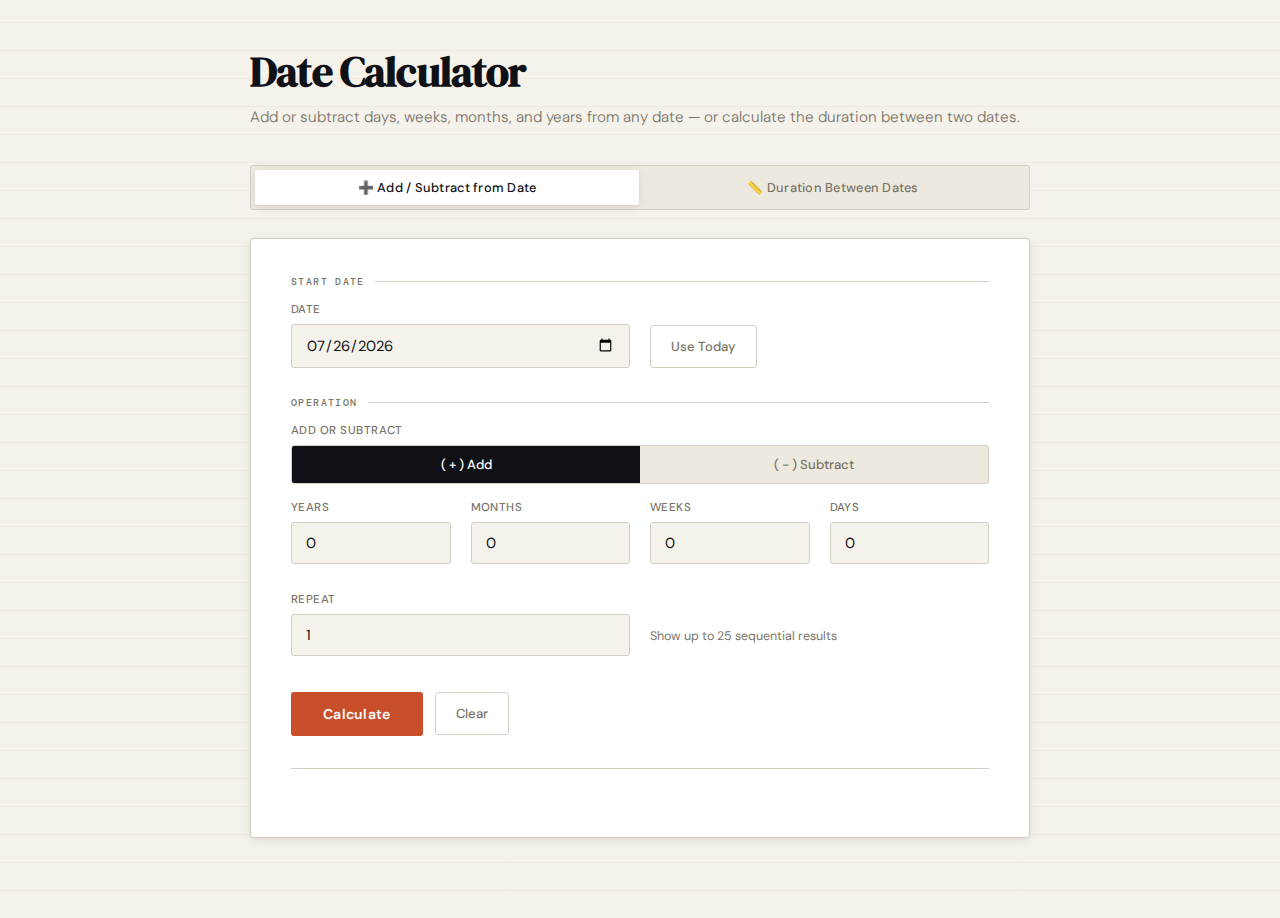
<file: date-calculator.html>
<!DOCTYPE html>
<html lang="en">
<head>
  <meta charset="UTF-8" />
  <meta name="viewport" content="width=device-width, initial-scale=1.0" />
  <title>Date Calculator</title>
  <link href="https://fonts.googleapis.com/css2?family=DM+Serif+Display:ital@0;1&family=DM+Mono:wght@400;500&family=DM+Sans:wght@300;400;500;600&display=swap" rel="stylesheet" />
  <style>
    *, *::before, *::after { box-sizing: border-box; margin: 0; padding: 0; }

    :root {
      --ink: #0f1117;
      --paper: #f5f2eb;
      --cream: #ede9df;
      --rule: #d4cfc4;
      --accent: #c94f2a;
      --accent-soft: #f0ebe4;
      --muted: #7a7468;
      --white: #ffffff;
      --radius: 3px;
      --shadow: 0 2px 12px rgba(15,17,23,0.08), 0 1px 3px rgba(15,17,23,0.05);
      --shadow-lg: 0 8px 40px rgba(15,17,23,0.12), 0 2px 8px rgba(15,17,23,0.06);
    }

    body {
      font-family: 'DM Sans', sans-serif;
      background-color: var(--paper);
      color: var(--ink);
      min-height: 100vh;
      display: flex;
      flex-direction: column;
      align-items: center;
      padding: 48px 20px 80px;
      background-image:
        repeating-linear-gradient(
          0deg,
          transparent,
          transparent 27px,
          rgba(180,175,165,0.12) 27px,
          rgba(180,175,165,0.12) 28px
        );
    }

    /* ── Header ── */
    .site-header {
      width: 100%;
      max-width: 780px;
      display: flex;
      align-items: center;
      justify-content: space-between;
      margin-bottom: 48px;
    }

    .logo {
      font-family: 'DM Serif Display', serif;
      font-size: 1.2rem;
      color: var(--ink);
      letter-spacing: -0.01em;
    }
    .logo span { color: var(--accent); }

    .header-tag {
      font-family: 'DM Mono', monospace;
      font-size: 0.65rem;
      font-weight: 500;
      text-transform: uppercase;
      letter-spacing: 0.12em;
      color: var(--muted);
      border: 1px solid var(--rule);
      border-radius: 2px;
      padding: 4px 10px;
    }

    /* ── Page title ── */
    .page-title {
      width: 100%;
      max-width: 780px;
      margin-bottom: 36px;
    }
    .page-title h1 {
      font-family: 'DM Serif Display', serif;
      font-size: clamp(1.8rem, 4vw, 2.6rem);
      line-height: 1.15;
      letter-spacing: -0.02em;
      color: var(--ink);
    }
    .page-title p {
      margin-top: 10px;
      font-size: 0.95rem;
      color: var(--muted);
      font-weight: 300;
      line-height: 1.5;
    }

    /* ── Tab switcher ── */
    .tabs {
      width: 100%;
      max-width: 780px;
      display: flex;
      gap: 2px;
      margin-bottom: 28px;
      background: var(--cream);
      border: 1px solid var(--rule);
      border-radius: var(--radius);
      padding: 4px;
    }
    .tab-btn {
      flex: 1;
      font-family: 'DM Sans', sans-serif;
      font-size: 0.8rem;
      font-weight: 500;
      color: var(--muted);
      background: transparent;
      border: none;
      border-radius: 2px;
      padding: 9px 6px;
      cursor: pointer;
      letter-spacing: 0.02em;
      transition: all 0.15s ease;
      white-space: nowrap;
    }
    .tab-btn.active {
      background: var(--white);
      color: var(--ink);
      box-shadow: var(--shadow);
    }
    .tab-btn:hover:not(.active) { color: var(--ink); }

    /* ── Card ── */
    .card {
      width: 100%;
      max-width: 780px;
      background: var(--white);
      border: 1px solid var(--rule);
      border-radius: 4px;
      box-shadow: var(--shadow);
      overflow: hidden;
    }

    .card-inner {
      padding: 36px 40px;
    }

    .panel { display: none; }
    .panel.active { display: block; }

    /* ── Section labels ── */
    .section-label {
      font-family: 'DM Mono', monospace;
      font-size: 0.62rem;
      font-weight: 500;
      text-transform: uppercase;
      letter-spacing: 0.14em;
      color: var(--muted);
      margin-bottom: 14px;
      display: flex;
      align-items: center;
      gap: 10px;
    }
    .section-label::after {
      content: '';
      flex: 1;
      height: 1px;
      background: var(--rule);
    }

    /* ── Form grid ── */
    .form-row {
      display: grid;
      gap: 20px;
      margin-bottom: 28px;
    }
    .form-row.cols-3 { grid-template-columns: 1fr 1fr 1fr; }
    .form-row.cols-2 { grid-template-columns: 1fr 1fr; }
    .form-row.cols-4 { grid-template-columns: 1fr 1fr 1fr 1fr; }
    .form-row.cols-1 { grid-template-columns: 1fr; }

    .field label {
      display: block;
      font-size: 0.72rem;
      font-weight: 500;
      color: var(--muted);
      letter-spacing: 0.04em;
      text-transform: uppercase;
      margin-bottom: 7px;
    }

    input[type="number"],
    input[type="date"],
    select {
      width: 100%;
      font-family: 'DM Sans', sans-serif;
      font-size: 0.92rem;
      color: var(--ink);
      background: var(--paper);
      border: 1px solid var(--rule);
      border-radius: var(--radius);
      padding: 10px 14px;
      outline: none;
      transition: border-color 0.15s, box-shadow 0.15s;
      appearance: none;
      -webkit-appearance: none;
    }
    input[type="number"]:focus,
    input[type="date"]:focus,
    select:focus {
      border-color: var(--accent);
      box-shadow: 0 0 0 3px rgba(201,79,42,0.1);
      background: var(--white);
    }

    /* Number input spinners hidden */
    input[type=number]::-webkit-inner-spin-button,
    input[type=number]::-webkit-outer-spin-button { -webkit-appearance: none; }
    input[type=number] { -moz-appearance: textfield; }

    /* ── Toggle ── */
    .toggle-group {
      display: flex;
      background: var(--cream);
      border: 1px solid var(--rule);
      border-radius: var(--radius);
      overflow: hidden;
    }
    .toggle-group label {
      flex: 1;
      text-align: center;
      font-size: 0.82rem;
      font-weight: 500;
      color: var(--muted);
      padding: 10px;
      cursor: pointer;
      transition: all 0.15s;
      margin: 0 !important;
      text-transform: none !important;
      letter-spacing: normal !important;
    }
    .toggle-group input { display: none; }
    .toggle-group input:checked + label {
      background: var(--ink);
      color: var(--white);
    }
    .toggle-group label:hover { color: var(--ink); }

    /* ── Action row ── */
    .action-row {
      display: flex;
      align-items: center;
      gap: 12px;
      padding-top: 8px;
    }

    .btn-calculate {
      font-family: 'DM Sans', sans-serif;
      font-size: 0.88rem;
      font-weight: 600;
      color: var(--white);
      background: var(--accent);
      border: none;
      border-radius: var(--radius);
      padding: 13px 32px;
      cursor: pointer;
      letter-spacing: 0.02em;
      transition: background 0.15s, transform 0.1s;
    }
    .btn-calculate:hover { background: #b0431f; }
    .btn-calculate:active { transform: translateY(1px); }

    .btn-reset {
      font-family: 'DM Sans', sans-serif;
      font-size: 0.82rem;
      font-weight: 500;
      color: var(--muted);
      background: none;
      border: 1px solid var(--rule);
      border-radius: var(--radius);
      padding: 12px 20px;
      cursor: pointer;
      transition: all 0.15s;
    }
    .btn-reset:hover { color: var(--ink); border-color: var(--ink); }

    /* ── Divider ── */
    .divider {
      border: none;
      border-top: 1px solid var(--rule);
      margin: 32px 0;
    }

    /* ── Result ── */
    .result-box {
      display: none;
      background: var(--accent-soft);
      border: 1px solid rgba(201,79,42,0.2);
      border-radius: var(--radius);
      padding: 28px 32px;
      animation: slideUp 0.25s ease;
    }
    .result-box.visible { display: block; }

    @keyframes slideUp {
      from { opacity: 0; transform: translateY(8px); }
      to   { opacity: 1; transform: translateY(0); }
    }

    .result-main {
      font-family: 'DM Serif Display', serif;
      font-size: clamp(1.6rem, 4vw, 2.4rem);
      color: var(--accent);
      line-height: 1.1;
      margin-bottom: 6px;
    }
    .result-sub {
      font-size: 0.82rem;
      color: var(--muted);
      margin-bottom: 18px;
    }
    .result-breakdown {
      display: flex;
      flex-wrap: wrap;
      gap: 10px;
    }
    .breakdown-chip {
      font-family: 'DM Mono', monospace;
      font-size: 0.75rem;
      background: rgba(201,79,42,0.1);
      color: var(--accent);
      border: 1px solid rgba(201,79,42,0.2);
      border-radius: 2px;
      padding: 5px 12px;
    }

    /* Repeat results */
    .repeat-results { margin-top: 20px; }
    .repeat-row {
      display: flex;
      align-items: center;
      justify-content: space-between;
      padding: 10px 0;
      border-bottom: 1px solid rgba(201,79,42,0.12);
      font-size: 0.85rem;
    }
    .repeat-row:last-child { border-bottom: none; }
    .repeat-label { color: var(--muted); font-family: 'DM Mono', monospace; font-size: 0.72rem; }
    .repeat-value { font-weight: 600; color: var(--ink); }
    .repeat-day { color: var(--muted); font-size: 0.75rem; margin-left: 8px; font-weight: 400; }

    /* ── Responsive ── */
    @media (max-width: 600px) {
      .card-inner { padding: 24px 20px; }
      .form-row.cols-3,
      .form-row.cols-4 { grid-template-columns: 1fr 1fr; }
      .form-row.cols-2 { grid-template-columns: 1fr; }
      .tab-btn { font-size: 0.7rem; padding: 8px 4px; }
    }
  </style>
</head>
<body>

  <!-- Page Title -->
  <div class="page-title">
    <h1>Date Calculator</h1>
    <p>Add or subtract days, weeks, months, and years from any date — or calculate the duration between two dates.</p>
  </div>

  <!-- Tabs -->
  <div class="tabs" role="tablist">
    <button class="tab-btn active" onclick="switchTab('add')" role="tab">➕ Add / Subtract from Date</button>
    <button class="tab-btn" onclick="switchTab('diff')" role="tab">📏 Duration Between Dates</button>
  </div>

  <!-- Card -->
  <div class="card">
    <div class="card-inner">

      <!-- ══════════ PANEL 1: ADD/SUBTRACT ══════════ -->
      <div class="panel active" id="panel-add">

        <div class="section-label">Start Date</div>
        <div class="form-row cols-2">
          <div class="field">
            <label>Date</label>
            <input type="date" id="add-start-date" />
          </div>
          <div class="field" style="display:flex;align-items:flex-end;">
            <button class="btn-reset" onclick="setToday('add-start-date')" style="width:auto;">Use Today</button>
          </div>
        </div>

        <div class="section-label">Operation</div>
        <div class="form-row cols-1" style="margin-bottom:16px;">
          <div class="field">
            <label>Add or Subtract</label>
            <div class="toggle-group">
              <input type="radio" name="add-op" id="op-add" value="add" checked />
              <label for="op-add">( + ) Add</label>
              <input type="radio" name="add-op" id="op-sub" value="subtract" />
              <label for="op-sub">( − ) Subtract</label>
            </div>
          </div>
        </div>

        <div class="form-row cols-4">
          <div class="field">
            <label>Years</label>
            <input type="number" id="add-years" min="0" value="0" />
          </div>
          <div class="field">
            <label>Months</label>
            <input type="number" id="add-months" min="0" value="0" />
          </div>
          <div class="field">
            <label>Weeks</label>
            <input type="number" id="add-weeks" min="0" value="0" />
          </div>
          <div class="field">
            <label>Days</label>
            <input type="number" id="add-days" min="0" value="0" />
          </div>
        </div>

        <div class="form-row cols-2">
          <div class="field">
            <label>Repeat</label>
            <input type="number" id="add-repeat" min="1" max="25" value="1" title="Calculate multiple times in sequence" />
          </div>
          <div class="field" style="display:flex;align-items:flex-end;">
            <span style="font-size:0.78rem;color:var(--muted);padding-bottom:12px;">Show up to 25 sequential results</span>
          </div>
        </div>

        <div class="action-row">
          <button class="btn-calculate" onclick="calculateAdd()">Calculate</button>
          <button class="btn-reset" onclick="resetAdd()">Clear</button>
        </div>

        <hr class="divider" />

        <div class="result-box" id="add-result">
          <div class="result-main" id="add-result-date"></div>
          <div class="result-sub" id="add-result-sub"></div>
          <div class="result-breakdown" id="add-result-chips"></div>
          <div class="repeat-results" id="add-repeat-list"></div>
        </div>
      </div>

      <!-- ══════════ PANEL 2: DURATION ══════════ -->
      <div class="panel" id="panel-diff">

        <div class="section-label">Date Range</div>
        <div class="form-row cols-2">
          <div class="field">
            <label>Start Date</label>
            <input type="date" id="diff-start" />
          </div>
          <div class="field">
            <label>End Date</label>
            <input type="date" id="diff-end" />
          </div>
        </div>

        <div class="form-row cols-2">
          <div class="field" style="display:flex;align-items:flex-end;gap:8px;">
            <button class="btn-reset" onclick="setToday('diff-start')">Start = Today</button>
            <button class="btn-reset" onclick="setToday('diff-end')">End = Today</button>
          </div>
        </div>

        <div class="action-row">
          <button class="btn-calculate" onclick="calculateDiff()">Calculate Duration</button>
          <button class="btn-reset" onclick="resetDiff()">Clear</button>
        </div>

        <hr class="divider" />

        <div class="result-box" id="diff-result">
          <div class="result-main" id="diff-result-main"></div>
          <div class="result-sub" id="diff-result-sub"></div>
          <div class="result-breakdown" id="diff-chips"></div>
        </div>
      </div>

    </div><!-- /card-inner -->
  </div><!-- /card -->

  <script>
    // ── Helpers ──────────────────────────────────────

    const DAY_NAMES = ['Sunday','Monday','Tuesday','Wednesday','Thursday','Friday','Saturday'];
    const MONTH_NAMES = ['January','February','March','April','May','June','July','August','September','October','November','December'];

    function fmt(date) {
      return date.toLocaleDateString('en-US', { weekday:'long', year:'numeric', month:'long', day:'numeric' });
    }

    function parseDateInput(id) {
      const val = document.getElementById(id).value;
      if (!val) return null;
      const [y, m, d] = val.split('-').map(Number);
      return new Date(y, m - 1, d);
    }

    function setToday(id) {
      const now = new Date();
      const y = now.getFullYear();
      const m = String(now.getMonth() + 1).padStart(2,'0');
      const d = String(now.getDate()).padStart(2,'0');
      document.getElementById(id).value = `${y}-${m}-${d}`;
    }

    function chip(text) {
      const el = document.createElement('div');
      el.className = 'breakdown-chip';
      el.textContent = text;
      return el;
    }

    function addPeriod(date, years, months, weeks, days) {
      let d = new Date(date);
      d.setFullYear(d.getFullYear() + years);
      d.setMonth(d.getMonth() + months);
      d.setDate(d.getDate() + weeks * 7 + days);
      return d;
    }

    function subtractPeriod(date, years, months, weeks, days) {
      let d = new Date(date);
      d.setFullYear(d.getFullYear() - years);
      d.setMonth(d.getMonth() - months);
      d.setDate(d.getDate() - weeks * 7 - days);
      return d;
    }

    function ordinal(n) {
      const s = ['th','st','nd','rd'], v = n % 100;
      return n + (s[(v-20)%10] || s[v] || s[0]);
    }

    // ── Tab ───────────────────────────────────────────

    function switchTab(tab) {
      document.querySelectorAll('.panel').forEach(p => p.classList.remove('active'));
      document.querySelectorAll('.tab-btn').forEach(b => b.classList.remove('active'));
      document.getElementById('panel-' + tab).classList.add('active');
      event.currentTarget.classList.add('active');
    }

    // ── Panel 1: Add / Subtract ───────────────────────

    function calculateAdd() {
      const start = parseDateInput('add-start-date');
      if (!start) { alert('Please enter a start date.'); return; }

      const years  = parseInt(document.getElementById('add-years').value)  || 0;
      const months = parseInt(document.getElementById('add-months').value) || 0;
      const weeks  = parseInt(document.getElementById('add-weeks').value)  || 0;
      const days   = parseInt(document.getElementById('add-days').value)   || 0;
      const repeat = Math.min(25, Math.max(1, parseInt(document.getElementById('add-repeat').value) || 1));
      const op     = document.querySelector('input[name="add-op"]:checked').value;
      const isAdd  = op === 'add';

      const resultBox    = document.getElementById('add-result');
      const resultDate   = document.getElementById('add-result-date');
      const resultSub    = document.getElementById('add-result-sub');
      const resultChips  = document.getElementById('add-result-chips');
      const repeatList   = document.getElementById('add-repeat-list');

      resultChips.innerHTML = '';
      repeatList.innerHTML  = '';

      // First result
      const result = isAdd
        ? addPeriod(start, years, months, weeks, days)
        : subtractPeriod(start, years, months, weeks, days);

      resultDate.textContent = fmt(result);

      const totalDays = Math.round(Math.abs(result - start) / 86400000);
      const direction = isAdd ? 'after' : 'before';
      resultSub.textContent = `${totalDays.toLocaleString()} day${totalDays !== 1 ? 's' : ''} ${direction} ${fmt(start)}`;

      // Chips
      if (years)  resultChips.appendChild(chip(`${years} year${years!==1?'s':''}`));
      if (months) resultChips.appendChild(chip(`${months} month${months!==1?'s':''}`));
      if (weeks)  resultChips.appendChild(chip(`${weeks} week${weeks!==1?'s':''}`));
      if (days)   resultChips.appendChild(chip(`${days} day${days!==1?'s':''}`));
      if (totalDays > 0) resultChips.appendChild(chip(`${totalDays.toLocaleString()} total days`));

      // Repeat rows
      if (repeat > 1) {
        const header = document.createElement('div');
        header.style.cssText = 'font-size:0.72rem;font-family:DM Mono,monospace;text-transform:uppercase;letter-spacing:.1em;color:var(--muted);margin-bottom:10px;margin-top:16px;';
        header.textContent = `Sequence (×${repeat})`;
        repeatList.appendChild(header);

        let cur = start;
        for (let i = 1; i <= repeat; i++) {
          cur = isAdd
            ? addPeriod(cur, years, months, weeks, days)
            : subtractPeriod(cur, years, months, weeks, days);

          const row = document.createElement('div');
          row.className = 'repeat-row';
          row.innerHTML = `
            <span class="repeat-label">${ordinal(i)} result</span>
            <span class="repeat-value">
              ${cur.toLocaleDateString('en-US', {year:'numeric',month:'short',day:'numeric'})}
              <span class="repeat-day">${DAY_NAMES[cur.getDay()]}</span>
            </span>`;
          repeatList.appendChild(row);
        }
      }

      resultBox.classList.add('visible');
    }

    function resetAdd() {
      document.getElementById('add-start-date').value = '';
      ['add-years','add-months','add-weeks','add-days'].forEach(id => document.getElementById(id).value = '0');
      document.getElementById('add-repeat').value = '1';
      document.getElementById('op-add').checked = true;
      document.getElementById('add-result').classList.remove('visible');
    }

    // ── Panel 2: Duration ─────────────────────────────

    function calculateDiff() {
      const start = parseDateInput('diff-start');
      const end   = parseDateInput('diff-end');
      if (!start || !end) { alert('Please enter both dates.'); return; }

      const resultBox  = document.getElementById('diff-result');
      const resultMain = document.getElementById('diff-result-main');
      const resultSub  = document.getElementById('diff-result-sub');
      const chips      = document.getElementById('diff-chips');

      chips.innerHTML = '';

      const from = start < end ? start : end;
      const to   = start < end ? end   : start;

      const totalMs   = to - from;
      const totalDays = Math.round(totalMs / 86400000);
      const totalWeeks = Math.floor(totalDays / 7);
      const remDays   = totalDays % 7;

      // Y/M/D breakdown
      let y = to.getFullYear() - from.getFullYear();
      let m = to.getMonth()    - from.getMonth();
      let d = to.getDate()     - from.getDate();
      if (d < 0) { m--; const prevMonth = new Date(to.getFullYear(), to.getMonth(), 0); d += prevMonth.getDate(); }
      if (m < 0) { y--; m += 12; }

      // Build label
      const parts = [];
      if (y) parts.push(`${y} year${y!==1?'s':''}`);
      if (m) parts.push(`${m} month${m!==1?'s':''}`);
      if (d) parts.push(`${d} day${d!==1?'s':''}`);
      resultMain.textContent = parts.length ? parts.join(', ') : '0 days';
      resultSub.textContent  = `From ${fmt(from)} to ${fmt(to)}`;

      // Chips
      chips.appendChild(chip(`${totalDays.toLocaleString()} total days`));
      chips.appendChild(chip(`${totalWeeks.toLocaleString()} weeks + ${remDays} days`));
      chips.appendChild(chip(`${Math.round(totalMs/3600000).toLocaleString()} hours`));
      chips.appendChild(chip(`${to < new Date() ? 'In the past' : 'In the future'}`));

      resultBox.classList.add('visible');
    }

    function resetDiff() {
      document.getElementById('diff-start').value = '';
      document.getElementById('diff-end').value = '';
      document.getElementById('diff-result').classList.remove('visible');
    }

    // ── Init: pre-fill today ───────────────────────────
    (function() {
      setToday('add-start-date');
      setToday('diff-start');
    })();
  </script>
</body>
</html>
</file>
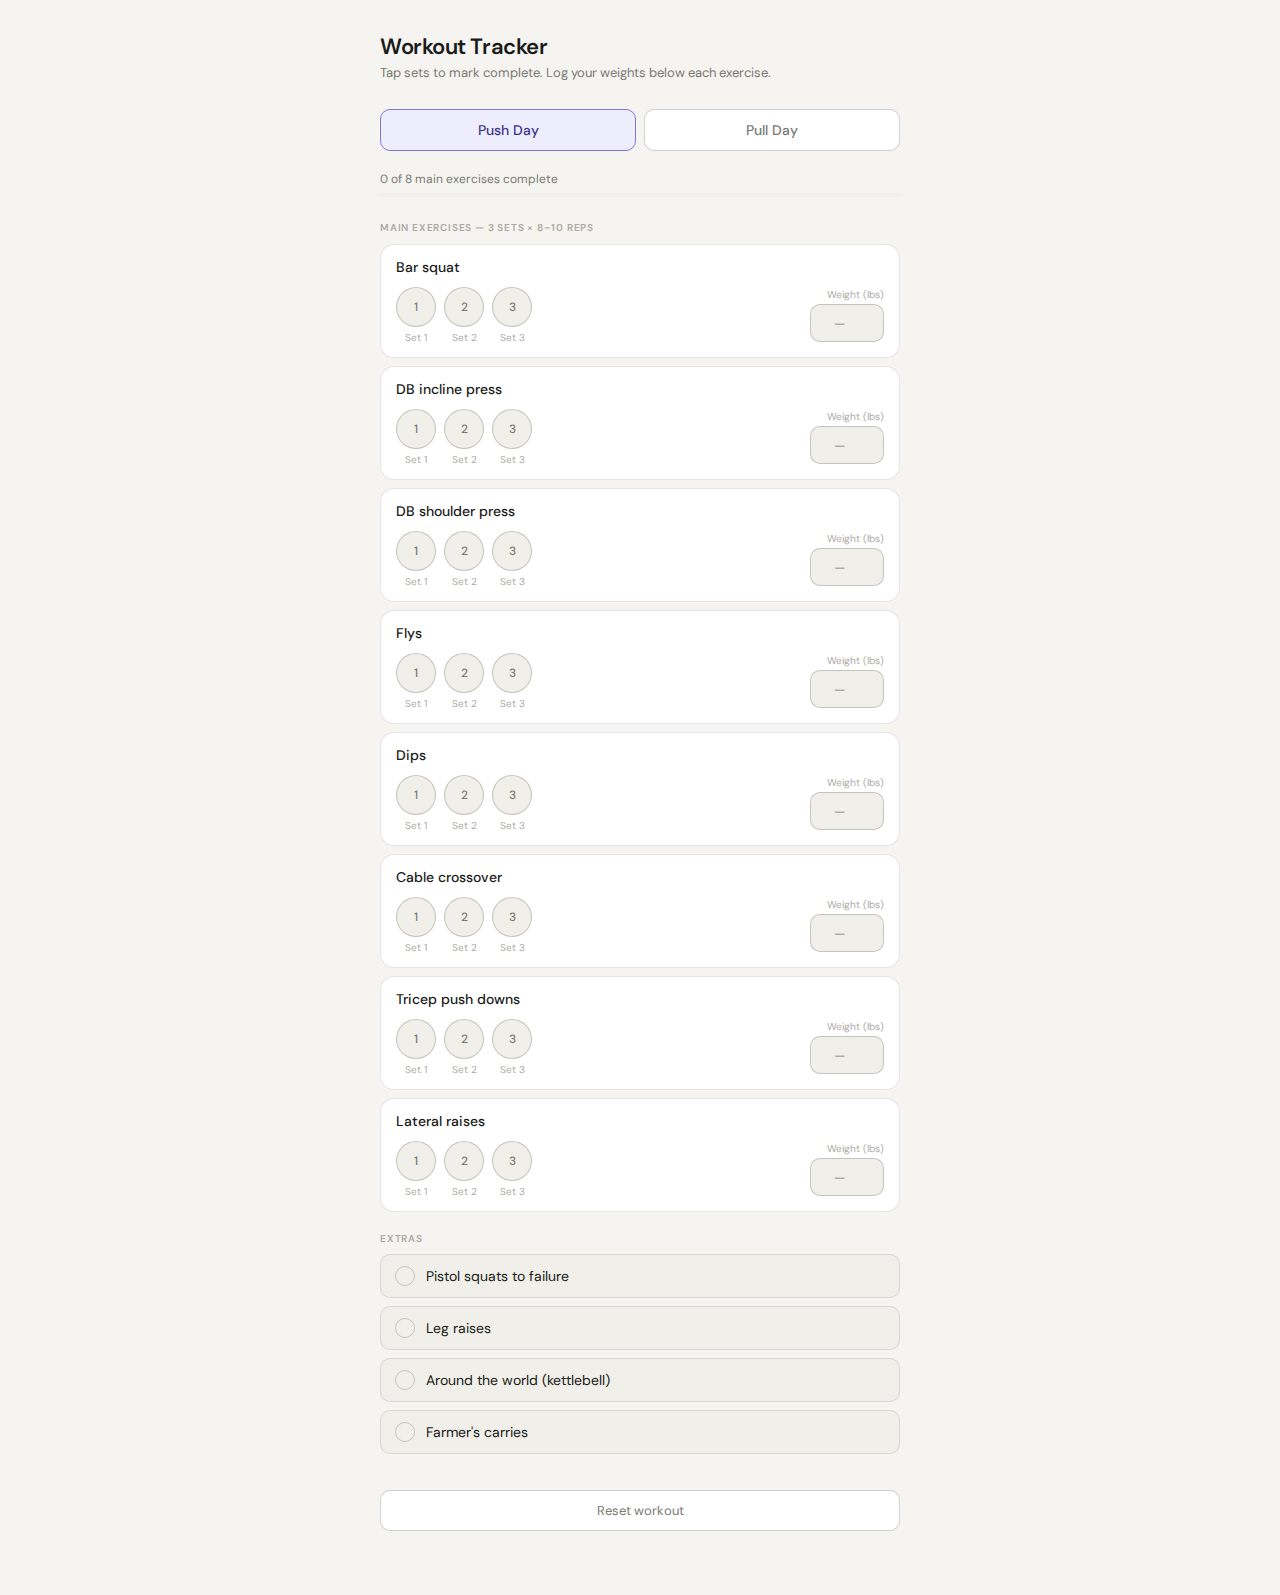
<file: workout.html>
<!DOCTYPE html>
<html lang="en">
<head>
  <meta charset="UTF-8" />
  <meta name="viewport" content="width=device-width, initial-scale=1.0" />
  <title>Workout Tracker</title>
  <link href="https://fonts.googleapis.com/css2?family=DM+Sans:wght@400;500;600&display=swap" rel="stylesheet" />
  <style>
    *, *::before, *::after { box-sizing: border-box; margin: 0; padding: 0; }

    :root {
      --bg: #f5f4f0;
      --surface: #ffffff;
      --surface2: #f0efe9;
      --border: rgba(0,0,0,0.1);
      --border-mid: rgba(0,0,0,0.18);
      --text: #1a1a18;
      --text-muted: #7a7a74;
      --text-faint: #aaa9a2;
      --push: #534AB7;
      --push-light: #EEEDFE;
      --push-mid: #7F77DD;
      --push-dark: #3C3489;
      --pull: #0F6E56;
      --pull-light: #E1F5EE;
      --pull-mid: #1D9E75;
      --pull-dark: #085041;
      --radius: 10px;
      --radius-lg: 14px;
    }

    body {
      font-family: 'DM Sans', sans-serif;
      background: var(--bg);
      color: var(--text);
      min-height: 100vh;
      display: flex;
      justify-content: center;
      align-items: flex-start;
      padding: 2rem 1rem 4rem;
    }

    .container {
      width: 100%;
      max-width: 520px;
    }

    header {
      margin-bottom: 1.75rem;
    }

    header h1 {
      font-size: 22px;
      font-weight: 600;
      letter-spacing: -0.02em;
      color: var(--text);
    }

    header p {
      font-size: 13px;
      color: var(--text-muted);
      margin-top: 3px;
    }

    .day-tabs {
      display: flex;
      gap: 8px;
      margin-bottom: 1.25rem;
    }

    .day-tab {
      flex: 1;
      padding: 11px;
      border: 1px solid var(--border-mid);
      border-radius: var(--radius);
      background: var(--surface);
      color: var(--text-muted);
      font-family: 'DM Sans', sans-serif;
      font-size: 14px;
      font-weight: 500;
      cursor: pointer;
      text-align: center;
      transition: all 0.15s ease;
    }

    .day-tab:hover { background: var(--surface2); }

    .day-tab.active-push {
      background: var(--push-light);
      border-color: var(--push-mid);
      color: var(--push-dark);
    }

    .day-tab.active-pull {
      background: var(--pull-light);
      border-color: var(--pull-mid);
      color: var(--pull-dark);
    }

    .progress-label {
      font-size: 12px;
      color: var(--text-muted);
      margin-bottom: 6px;
    }

    .progress-bar-wrap {
      background: var(--surface2);
      border-radius: 100px;
      height: 4px;
      margin-bottom: 1.5rem;
      overflow: hidden;
    }

    .progress-bar-fill {
      height: 4px;
      border-radius: 100px;
      background: var(--push-mid);
      width: 0%;
      transition: width 0.35s ease;
    }

    .progress-bar-fill.pull { background: var(--pull-mid); }

    .section-label {
      font-size: 10px;
      font-weight: 600;
      letter-spacing: 0.08em;
      color: var(--text-faint);
      text-transform: uppercase;
      margin: 1.25rem 0 0.6rem;
    }

    .exercise-card {
      background: var(--surface);
      border: 1px solid var(--border);
      border-radius: var(--radius-lg);
      padding: 13px 15px;
      margin-bottom: 8px;
      transition: opacity 0.2s;
    }

    .exercise-card.all-done { opacity: 0.5; }

    .ex-name {
      font-size: 14px;
      font-weight: 500;
      color: var(--text);
      margin-bottom: 11px;
    }

    .sets-row {
      display: flex;
      gap: 8px;
      align-items: center;
    }

    .set-btn {
      display: flex;
      flex-direction: column;
      align-items: center;
      gap: 4px;
      cursor: pointer;
      background: none;
      border: none;
      padding: 0;
      font-family: 'DM Sans', sans-serif;
    }

    .set-circle {
      width: 40px;
      height: 40px;
      border-radius: 50%;
      border: 1.5px solid var(--border-mid);
      background: var(--surface2);
      display: flex;
      align-items: center;
      justify-content: center;
      font-size: 12px;
      font-weight: 500;
      color: var(--text-muted);
      transition: all 0.15s ease;
    }

    .set-circle.done-push { background: var(--push-light); border-color: var(--push-mid); color: var(--push-dark); }
    .set-circle.done-pull { background: var(--pull-light); border-color: var(--pull-mid); color: var(--pull-dark); }

    .set-label {
      font-size: 10px;
      color: var(--text-faint);
      font-family: 'DM Sans', sans-serif;
    }

    .weight-input {
      margin-left: auto;
      display: flex;
      flex-direction: column;
      align-items: flex-end;
      gap: 3px;
    }

    .weight-input label {
      font-size: 10px;
      color: var(--text-faint);
    }

    .weight-input input {
      width: 74px;
      height: 38px;
      border: 1px solid var(--border-mid);
      border-radius: var(--radius);
      background: var(--surface2);
      color: var(--text);
      font-family: 'DM Sans', sans-serif;
      font-size: 13px;
      text-align: center;
      padding: 0 8px;
      outline: none;
      transition: border-color 0.15s;
    }

    .weight-input input:focus { border-color: var(--push-mid); }
    .weight-input input.pull-focus:focus { border-color: var(--pull-mid); }

    .extra-card {
      background: var(--surface2);
      border: 1px solid var(--border);
      border-radius: var(--radius);
      padding: 11px 14px;
      margin-bottom: 8px;
      display: flex;
      align-items: center;
      gap: 11px;
      cursor: pointer;
      transition: background 0.12s;
    }

    .extra-card:hover { background: #e8e7e0; }

    .extra-check {
      width: 20px;
      height: 20px;
      border-radius: 50%;
      border: 1.5px solid var(--border-mid);
      flex-shrink: 0;
      display: flex;
      align-items: center;
      justify-content: center;
      transition: all 0.15s;
    }

    .extra-check.done-push { background: var(--push-mid); border-color: var(--push-mid); }
    .extra-check.done-pull { background: var(--pull-mid); border-color: var(--pull-mid); }

    .extra-check svg { display: none; }
    .extra-check.done-push svg,
    .extra-check.done-pull svg { display: block; }

    .extra-name {
      font-size: 14px;
      color: var(--text);
      transition: all 0.15s;
    }

    .extra-name.done {
      color: var(--text-faint);
      text-decoration: line-through;
    }

    .reset-btn {
      width: 100%;
      margin-top: 1.75rem;
      padding: 11px;
      border: 1px solid var(--border-mid);
      border-radius: var(--radius);
      background: var(--surface);
      color: var(--text-muted);
      font-family: 'DM Sans', sans-serif;
      font-size: 13px;
      cursor: pointer;
      transition: background 0.12s;
    }

    .reset-btn:hover { background: var(--surface2); }
  </style>
</head>
<body>
  <div class="container">
    <header>
      <h1>Workout Tracker</h1>
      <p>Tap sets to mark complete. Log your weights below each exercise.</p>
    </header>

    <div class="day-tabs">
      <button class="day-tab active-push" id="tab-push" onclick="switchDay('push')">Push Day</button>
      <button class="day-tab" id="tab-pull" onclick="switchDay('pull')">Pull Day</button>
    </div>

    <div class="progress-label" id="progress-label">0 of 8 main exercises complete</div>
    <div class="progress-bar-wrap"><div class="progress-bar-fill" id="progress-fill"></div></div>

    <div id="workout-content"></div>

    <button class="reset-btn" onclick="resetDay()">Reset workout</button>
  </div>

  <script>
    const workouts = {
      push: {
        main: [
          "Bar squat",
          "DB incline press",
          "DB shoulder press",
          "Flys",
          "Dips",
          "Cable crossover",
          "Tricep push downs",
          "Lateral raises"
        ],
        extra: [
          "Pistol squats to failure",
          "Leg raises",
          "Around the world (kettlebell)",
          "Farmer's carries"
        ]
      },
      pull: {
        main: [
          "Deadlift",
          "Wide low back cable row",
          "Close grip cable lat pull down",
          "Close grip cable straight arm push down",
          "Cable face pull",
          "DB pullover",
          "Pullups to failure + assisted sets",
          "DB curl"
        ],
        extra: [
          "Monkey bars",
          "Bar hangs",
          "Kettlebell swings",
          "Kettlebell windmills"
        ]
      }
    };

    let currentDay = 'push';
    let state = {
      push: { sets: {}, weights: {}, extras: {} },
      pull: { sets: {}, weights: {}, extras: {} }
    };

    workouts.push.main.forEach(e => { state.push.sets[e] = [false,false,false]; state.push.weights[e] = ''; });
    workouts.push.extra.forEach(e => { state.push.extras[e] = false; });
    workouts.pull.main.forEach(e => { state.pull.sets[e] = [false,false,false]; state.pull.weights[e] = ''; });
    workouts.pull.extra.forEach(e => { state.pull.extras[e] = false; });

    function switchDay(day) {
      currentDay = day;
      document.getElementById('tab-push').className = 'day-tab' + (day === 'push' ? ' active-push' : '');
      document.getElementById('tab-pull').className = 'day-tab' + (day === 'pull' ? ' active-pull' : '');
      render();
    }

    function toggleSet(exName, setIdx) {
      state[currentDay].sets[exName][setIdx] = !state[currentDay].sets[exName][setIdx];
      render();
    }

    function toggleExtra(exName) {
      state[currentDay].extras[exName] = !state[currentDay].extras[exName];
      render();
    }

    function updateWeight(exName, val) {
      state[currentDay].weights[exName] = val;
    }

    function resetDay() {
      const d = currentDay;
      workouts[d].main.forEach(e => { state[d].sets[e] = [false,false,false]; state[d].weights[e] = ''; });
      workouts[d].extra.forEach(e => { state[d].extras[e] = false; });
      render();
    }

    function render() {
      const day = currentDay;
      const wo = workouts[day];
      const st = state[day];
      const doneClass = 'done-' + day;

      const totalSets = wo.main.length * 3;
      const completedSets = wo.main.reduce((acc, e) => acc + st.sets[e].filter(Boolean).length, 0);
      const mainDone = wo.main.filter(e => st.sets[e].every(Boolean)).length;

      const pct = Math.round((completedSets / totalSets) * 100);
      document.getElementById('progress-fill').style.width = pct + '%';
      document.getElementById('progress-fill').className = 'progress-bar-fill' + (day === 'pull' ? ' pull' : '');
      document.getElementById('progress-label').textContent = mainDone + ' of ' + wo.main.length + ' main exercises complete';

      let html = '<div class="section-label">Main exercises — 3 sets × 8–10 reps</div>';

      wo.main.forEach(exName => {
        const sets = st.sets[exName];
        const weight = st.weights[exName];
        const allDone = sets.every(Boolean);
        const safe = exName.replace(/'/g, "\\'");
        html += `<div class="exercise-card${allDone ? ' all-done' : ''}">
          <div class="ex-name">${exName}</div>
          <div class="sets-row">
            ${sets.map((done, i) => `
              <button class="set-btn" onclick="toggleSet('${safe}', ${i})">
                <div class="set-circle ${done ? doneClass : ''}">${done ? '✓' : i+1}</div>
                <span class="set-label">Set ${i+1}</span>
              </button>
            `).join('')}
            <div class="weight-input">
              <label>Weight (lbs)</label>
              <input type="number" min="0" step="2.5" placeholder="—" value="${weight}"
                class="${day === 'pull' ? 'pull-focus' : ''}"
                oninput="updateWeight('${safe}', this.value)" />
            </div>
          </div>
        </div>`;
      });

      html += '<div class="section-label">Extras</div>';

      wo.extra.forEach(exName => {
        const done = st.extras[exName];
        const safe = exName.replace(/'/g, "\\'");
        html += `<div class="extra-card" onclick="toggleExtra('${safe}')">
          <div class="extra-check ${done ? doneClass : ''}">
            <svg width="10" height="10" viewBox="0 0 10 10" fill="none">
              <polyline points="1.5,5 4,7.5 8.5,2.5" stroke="white" stroke-width="1.8" stroke-linecap="round" stroke-linejoin="round"/>
            </svg>
          </div>
          <span class="extra-name ${done ? 'done' : ''}">${exName}</span>
        </div>`;
      });

      document.getElementById('workout-content').innerHTML = html;
    }

    render();
  </script>
</body>
</html>
</file>
